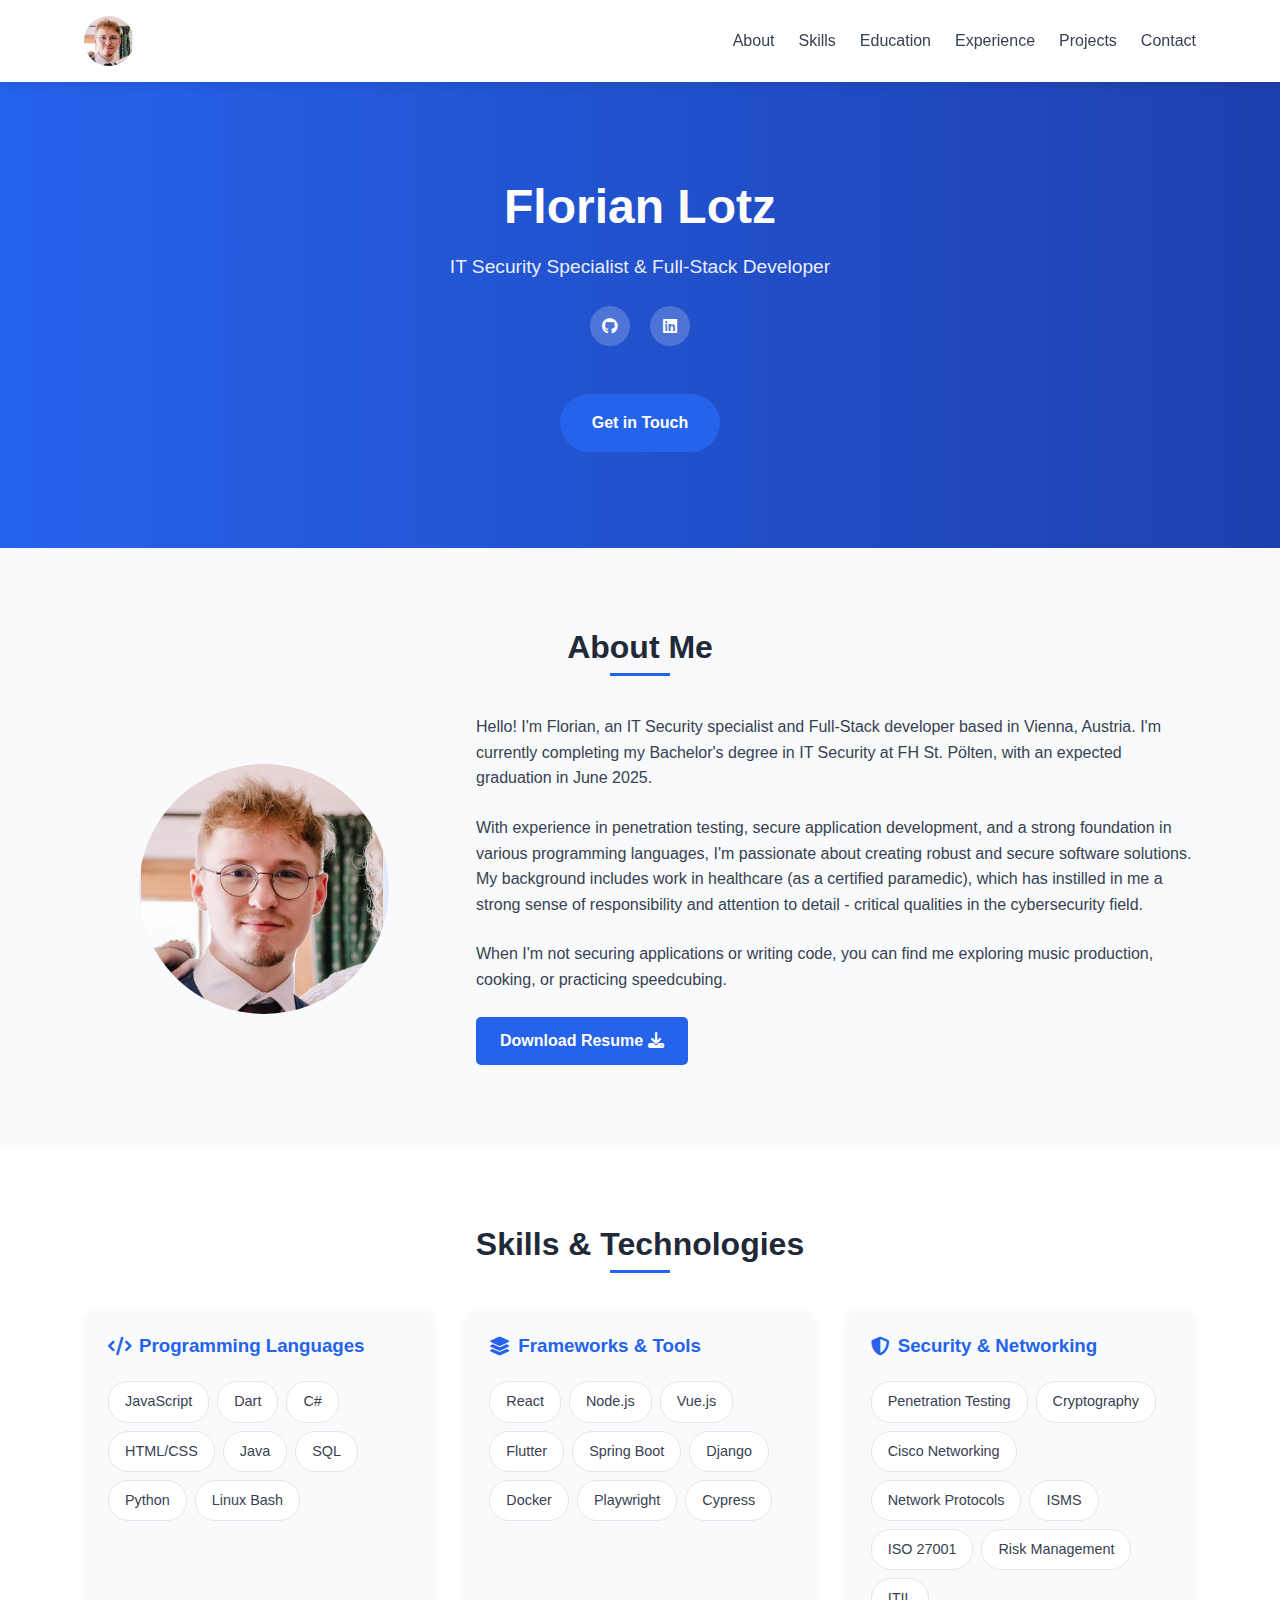
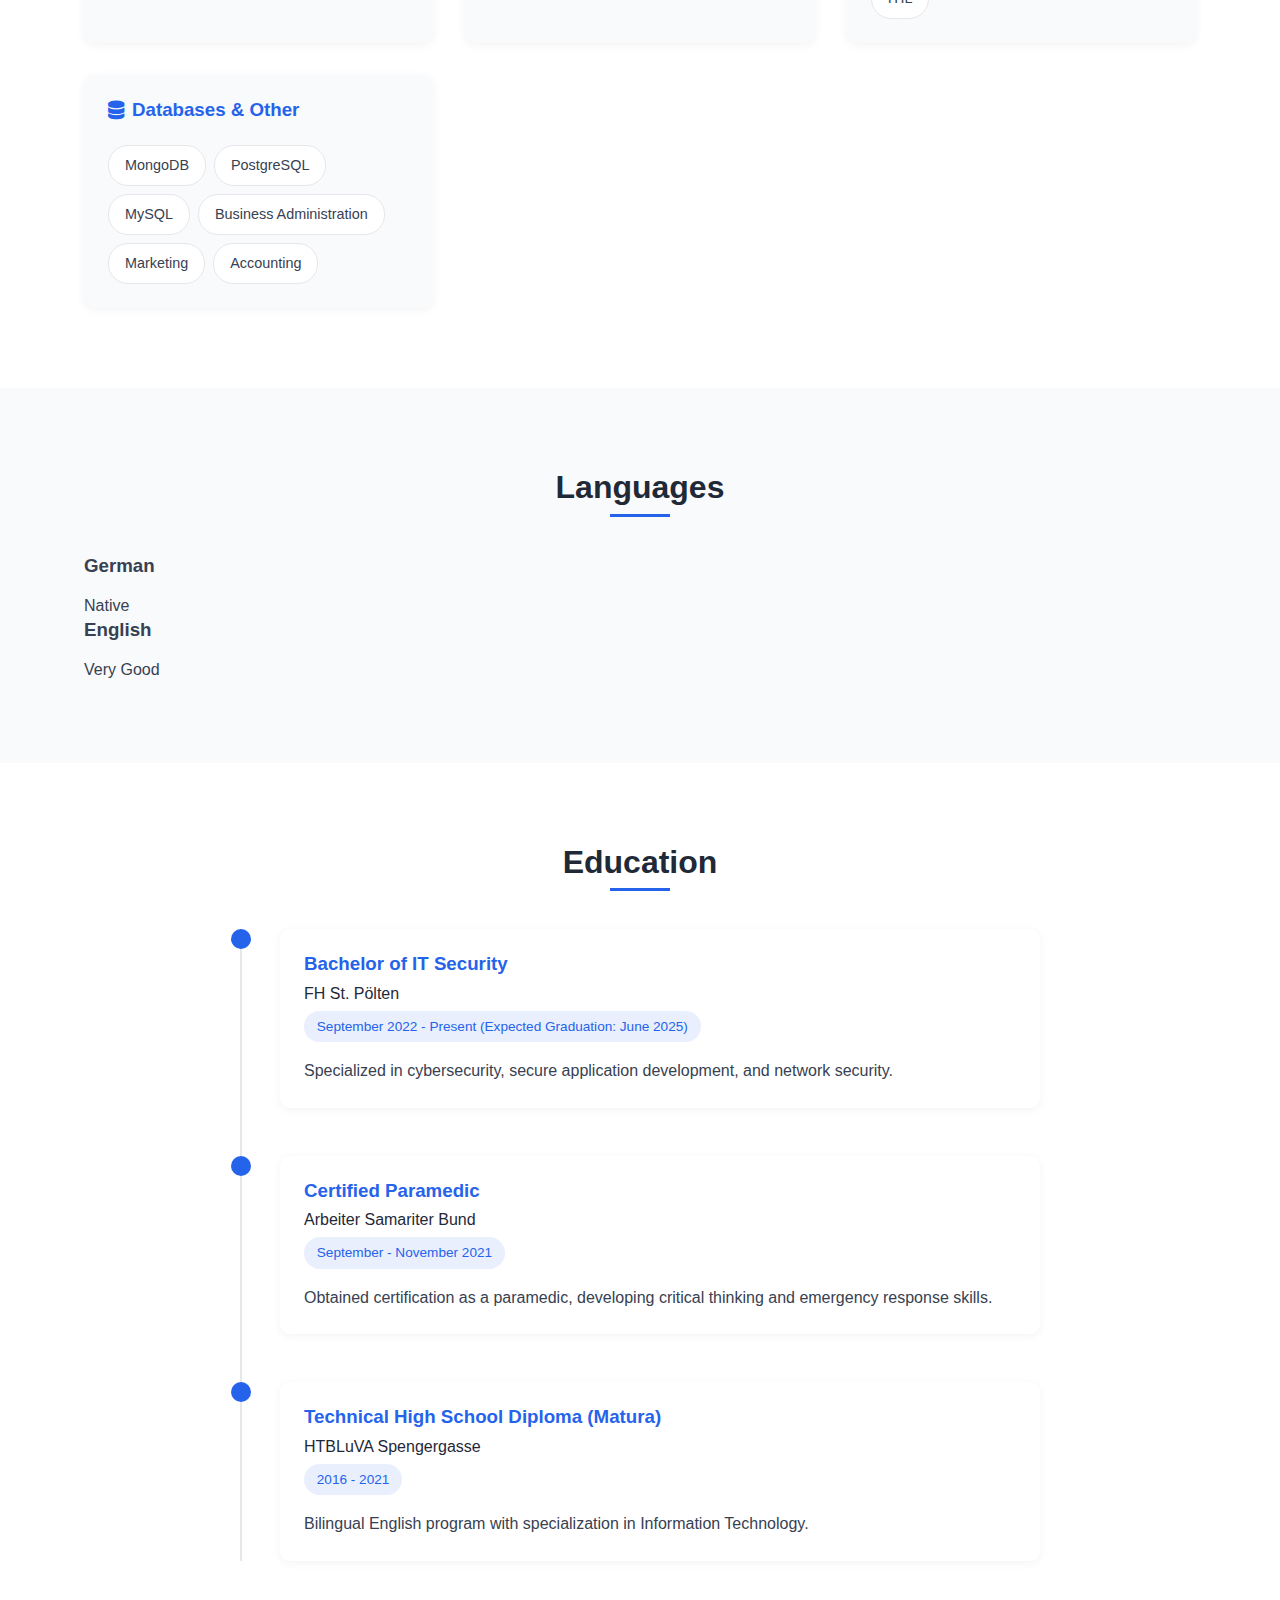
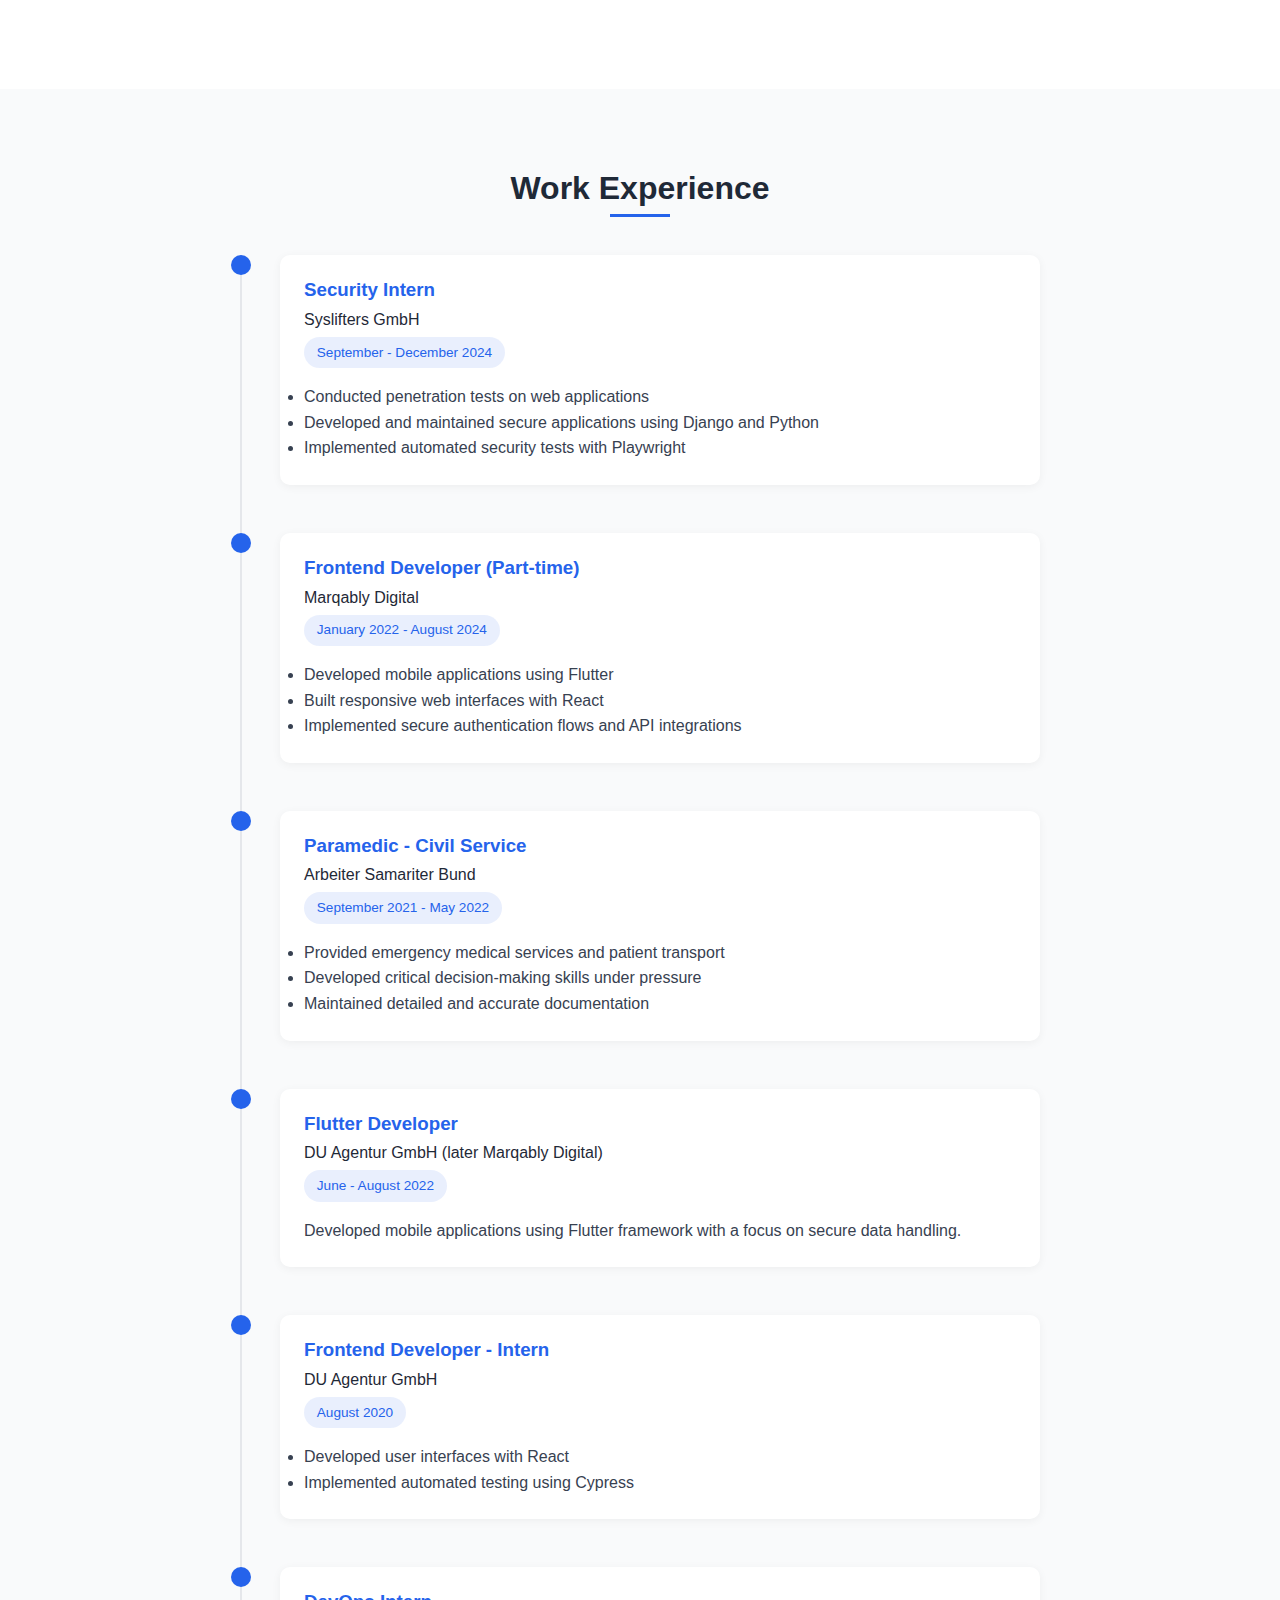
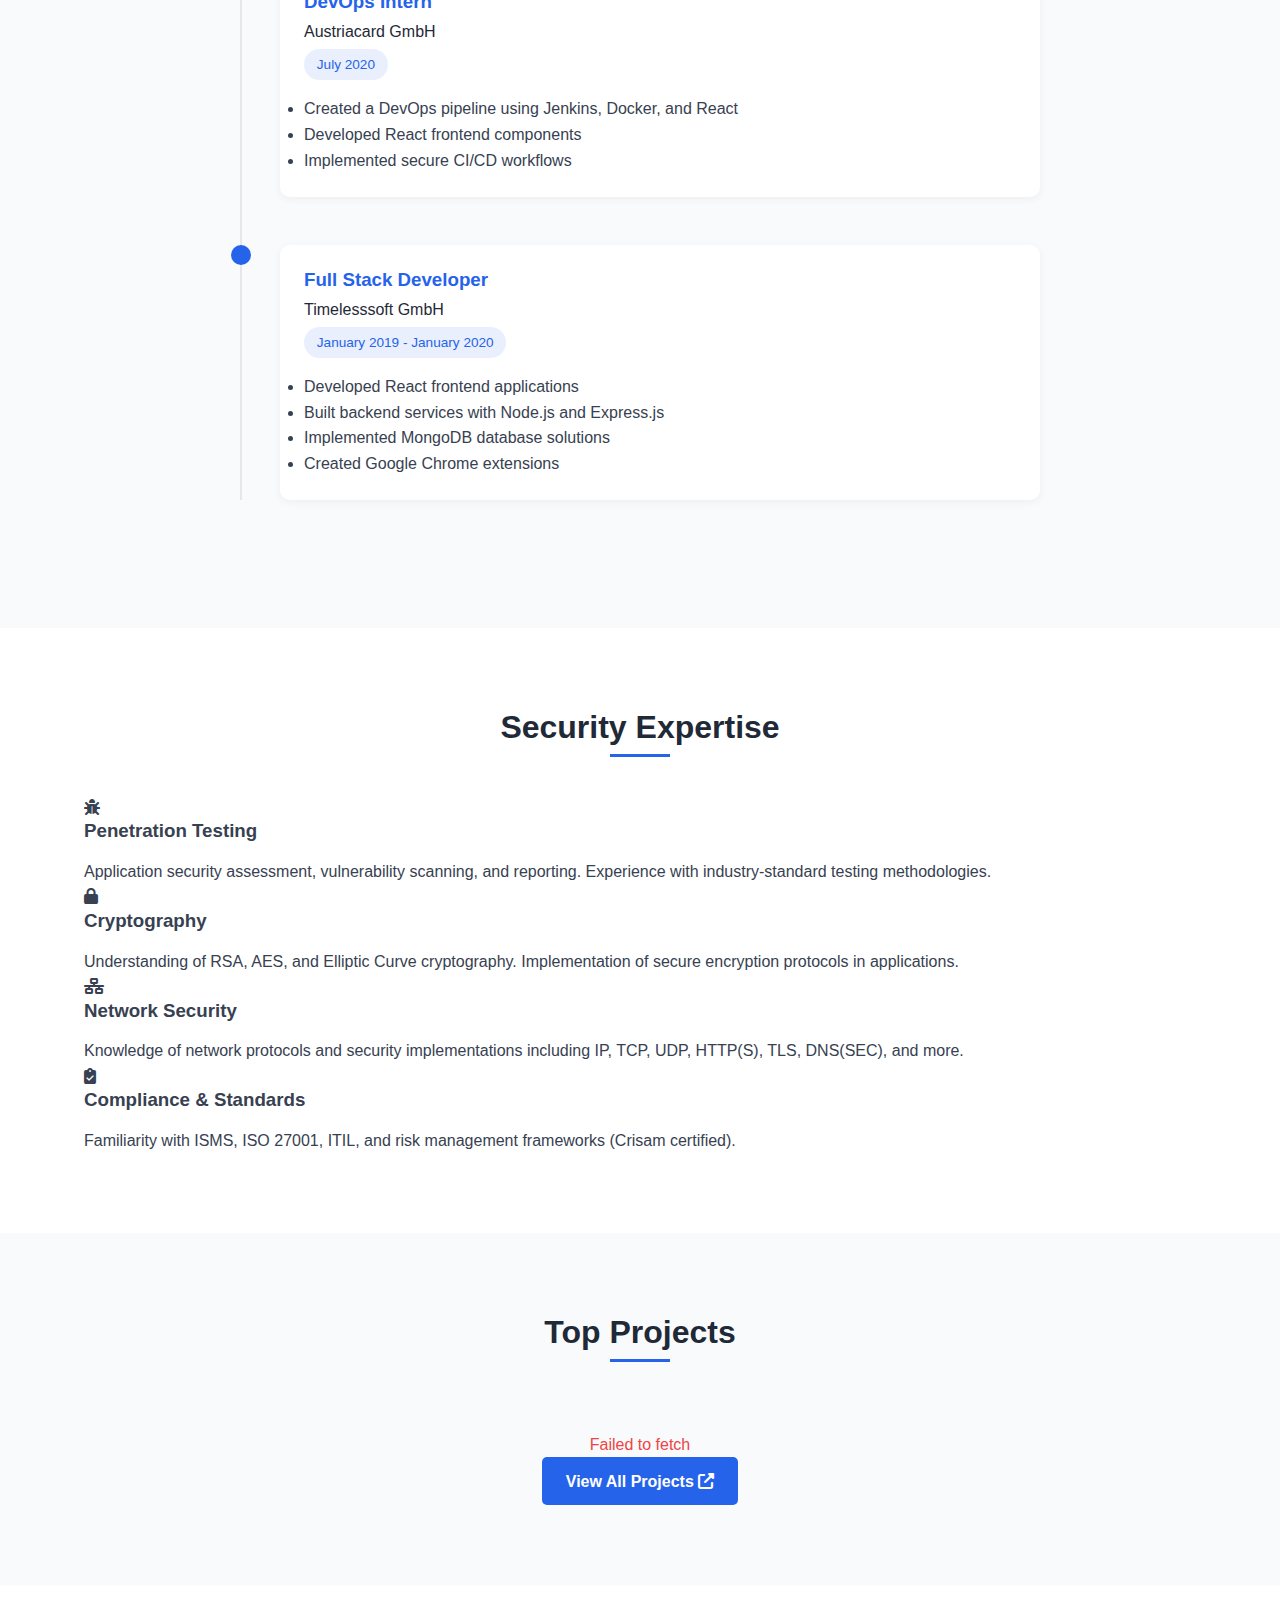
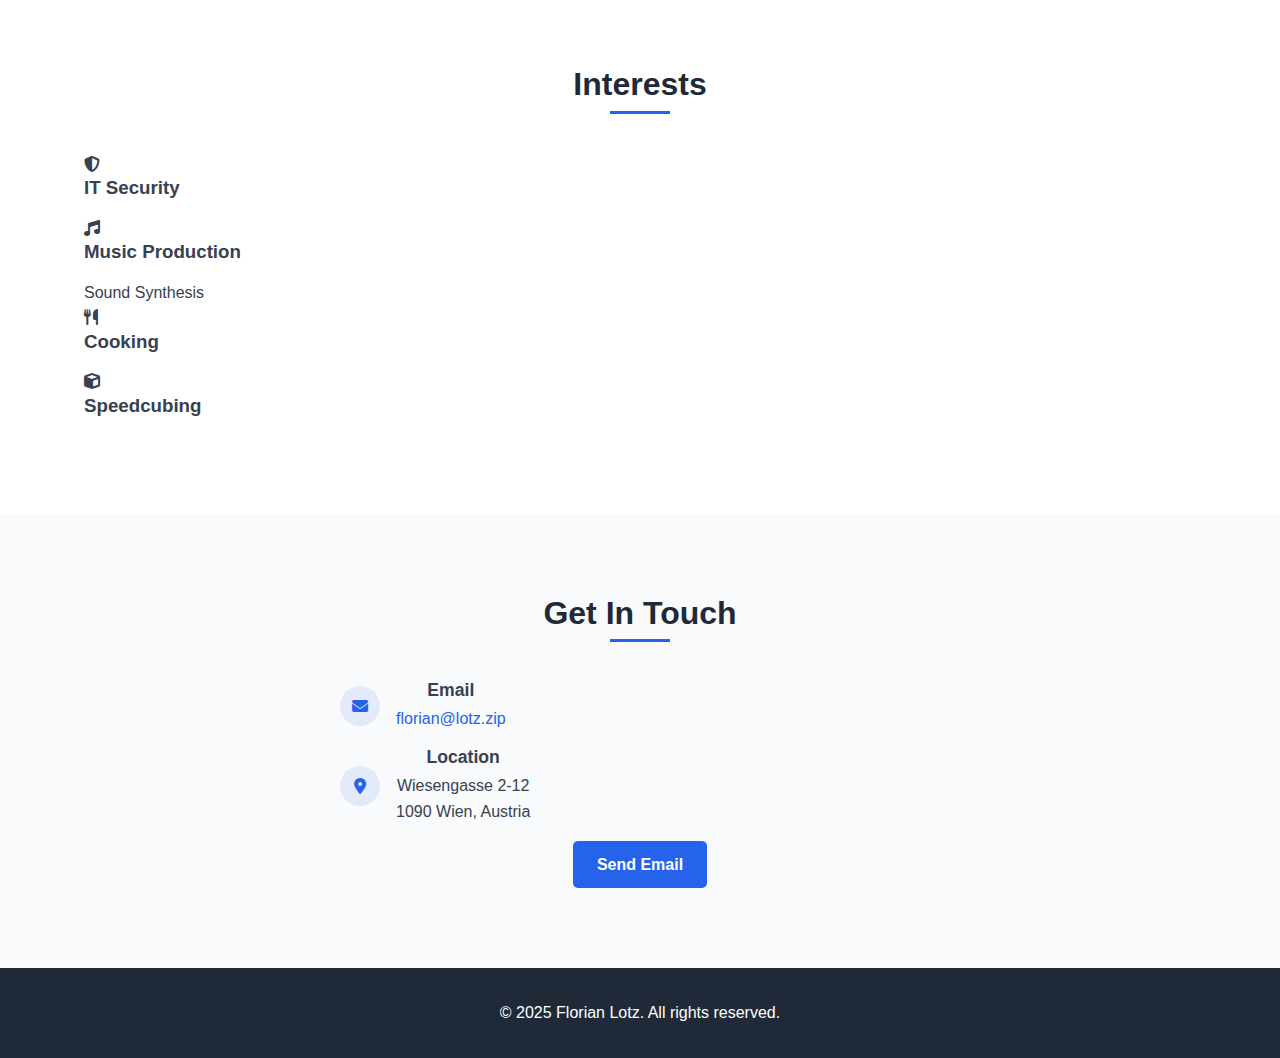
<file: docs/index.html>
<!DOCTYPE html>
<html lang="en">

<head>
    <meta charset="UTF-8">
    <meta name="viewport" content="width=device-width, initial-scale=1.0">
    <title>Florian Lotz | IT Security Specialist</title>
    <link rel="stylesheet" href="styles.css">
    <link rel="stylesheet" href="https://cdnjs.cloudflare.com/ajax/libs/font-awesome/6.6.0/css/all.min.css">
</head>

<body>
    <nav class="navbar">
        <div class="container">
            <div class="logo"></div>
            <ul class="nav-links">
                <li><a href="#about">About</a></li>
                <li><a href="#skills">Skills</a></li>
                <li><a href="#education">Education</a></li>
                <li><a href="#experience">Experience</a></li>
                <li><a href="#repos">Projects</a></li>
                <li><a href="#contact">Contact</a></li>
            </ul>
            <div class="hamburger">
                <i class="fas fa-bars"></i>
            </div>
        </div>
    </nav>

    <header id="hero">
        <div class="container">
            <div class="hero-content">
                <h1>Florian Lotz</h1>
                <p class="tagline">IT Security Specialist & Full-Stack Developer</p>
                <div class="social-links">
                    <a href="https://github.com/Lightgaming" target="_blank"><i class="fab fa-github"></i></a>
                    <a href="https://linkedin.com/in/florian-lotz-56b6b02a0" target="_blank"><i
                            class="fab fa-linkedin"></i></a>
                </div>
                <a href="#contact" class="cta-btn">Get in Touch</a>
            </div>
        </div>
    </header>

    <main>
        <section id="about" class="section">
            <div class="container">
                <h2 class="section-title">About Me</h2>
                <div class="about-content">
                    <div class="about-image">
                        <div class="placeholder-image"></div>
                    </div>
                    <div class="about-text">
                        <p>Hello! I'm Florian, an IT Security specialist and Full-Stack developer based in Vienna,
                            Austria. I'm currently completing my Bachelor's degree in IT Security at FH St. Pölten, with
                            an expected graduation in June 2025.</p>
                        <p>With experience in penetration testing, secure application development, and a strong
                            foundation in various programming languages, I'm passionate about creating robust and secure
                            software solutions. My background includes work in healthcare (as a certified paramedic),
                            which has instilled in me a strong sense of responsibility and attention to detail -
                            critical qualities in the cybersecurity field.</p>
                        <p>When I'm not securing applications or writing code, you can find me exploring music
                            production, cooking, or practicing speedcubing.</p>
                        <a href="Lebenslauf_Florian_Lotz.pdf" class="btn">Download Resume <i
                                class="fas fa-download"></i></a>
                    </div>
                </div>
            </div>
        </section>

        <section id="skills" class="section section-alt">
            <div class="container">
                <h2 class="section-title">Skills & Technologies</h2>
                <div class="skills-container">
                    <div class="skill-category">
                        <h3><i class="fas fa-code"></i> Programming Languages</h3>
                        <div class="skill-items">
                            <span class="skill-item">JavaScript</span>
                            <span class="skill-item">Dart</span>
                            <span class="skill-item">C#</span>
                            <span class="skill-item">HTML/CSS</span>
                            <span class="skill-item">Java</span>
                            <span class="skill-item">SQL</span>
                            <span class="skill-item">Python</span>
                            <span class="skill-item">Linux Bash</span>
                        </div>
                    </div>
                    <div class="skill-category">
                        <h3><i class="fas fa-layer-group"></i> Frameworks & Tools</h3>
                        <div class="skill-items">
                            <span class="skill-item">React</span>
                            <span class="skill-item">Node.js</span>
                            <span class="skill-item">Vue.js</span>
                            <span class="skill-item">Flutter</span>
                            <span class="skill-item">Spring Boot</span>
                            <span class="skill-item">Django</span>
                            <span class="skill-item">Docker</span>
                            <span class="skill-item">Playwright</span>
                            <span class="skill-item">Cypress</span>
                        </div>
                    </div>
                    <div class="skill-category">
                        <h3><i class="fas fa-shield-alt"></i> Security & Networking</h3>
                        <div class="skill-items">
                            <span class="skill-item">Penetration Testing</span>
                            <span class="skill-item">Cryptography</span>
                            <span class="skill-item">Cisco Networking</span>
                            <span class="skill-item">Network Protocols</span>
                            <span class="skill-item">ISMS</span>
                            <span class="skill-item">ISO 27001</span>
                            <span class="skill-item">Risk Management</span>
                            <span class="skill-item">ITIL</span>
                        </div>
                    </div>
                    <div class="skill-category">
                        <h3><i class="fas fa-database"></i> Databases & Other</h3>
                        <div class="skill-items">
                            <span class="skill-item">MongoDB</span>
                            <span class="skill-item">PostgreSQL</span>
                            <span class="skill-item">MySQL</span>
                            <span class="skill-item">Business Administration</span>
                            <span class="skill-item">Marketing</span>
                            <span class="skill-item">Accounting</span>
                        </div>
                    </div>
                </div>
            </div>
        </section>

        <section id="language" class="section">
            <div class="container">
                <h2 class="section-title">Languages</h2>
                <div class="language-container">
                    <div class="language-item">
                        <h3>German</h3>
                        <div class="language-level">
                            <div class="level-bar level-native"></div>
                            <span>Native</span>
                        </div>
                    </div>
                    <div class="language-item">
                        <h3>English</h3>
                        <div class="language-level">
                            <div class="level-bar level-fluent"></div>
                            <span>Very Good</span>
                        </div>
                    </div>
                </div>
            </div>
        </section>

        <section id="education" class="section section-alt">
            <div class="container">
                <h2 class="section-title">Education</h2>
                <div class="timeline">
                    <div class="timeline-item">
                        <div class="timeline-dot"></div>
                        <div class="timeline-content">
                            <h3>Bachelor of IT Security</h3>
                            <h4>FH St. Pölten</h4>
                            <span class="timeline-date">September 2022 - Present (Expected Graduation: June 2025)</span>
                            <p>Specialized in cybersecurity, secure application development, and network security.</p>
                        </div>
                    </div>
                    <div class="timeline-item">
                        <div class="timeline-dot"></div>
                        <div class="timeline-content">
                            <h3>Certified Paramedic</h3>
                            <h4>Arbeiter Samariter Bund</h4>
                            <span class="timeline-date">September - November 2021</span>
                            <p>Obtained certification as a paramedic, developing critical thinking and emergency
                                response skills.</p>
                        </div>
                    </div>
                    <div class="timeline-item">
                        <div class="timeline-dot"></div>
                        <div class="timeline-content">
                            <h3>Technical High School Diploma (Matura)</h3>
                            <h4>HTBLuVA Spengergasse</h4>
                            <span class="timeline-date">2016 - 2021</span>
                            <p>Bilingual English program with specialization in Information Technology.</p>
                        </div>
                    </div>
                </div>
            </div>
        </section>

        <section id="experience" class="section">
            <div class="container">
                <h2 class="section-title">Work Experience</h2>
                <div class="timeline">
                    <div class="timeline-item">
                        <div class="timeline-dot"></div>
                        <div class="timeline-content">
                            <h3>Security Intern</h3>
                            <h4>Syslifters GmbH</h4>
                            <span class="timeline-date">September - December 2024</span>
                            <ul class="experience-list">
                                <li>Conducted penetration tests on web applications</li>
                                <li>Developed and maintained secure applications using Django and Python</li>
                                <li>Implemented automated security tests with Playwright</li>
                            </ul>
                        </div>
                    </div>
                    <div class="timeline-item">
                        <div class="timeline-dot"></div>
                        <div class="timeline-content">
                            <h3>Frontend Developer (Part-time)</h3>
                            <h4>Marqably Digital</h4>
                            <span class="timeline-date">January 2022 - August 2024</span>
                            <ul class="experience-list">
                                <li>Developed mobile applications using Flutter</li>
                                <li>Built responsive web interfaces with React</li>
                                <li>Implemented secure authentication flows and API integrations</li>
                            </ul>
                        </div>
                    </div>
                    <div class="timeline-item">
                        <div class="timeline-dot"></div>
                        <div class="timeline-content">
                            <h3>Paramedic - Civil Service</h3>
                            <h4>Arbeiter Samariter Bund</h4>
                            <span class="timeline-date">September 2021 - May 2022</span>
                            <ul class="experience-list">
                                <li>Provided emergency medical services and patient transport</li>
                                <li>Developed critical decision-making skills under pressure</li>
                                <li>Maintained detailed and accurate documentation</li>
                            </ul>
                        </div>
                    </div>
                    <div class="timeline-item">
                        <div class="timeline-dot"></div>
                        <div class="timeline-content">
                            <h3>Flutter Developer</h3>
                            <h4>DU Agentur GmbH (later Marqably Digital)</h4>
                            <span class="timeline-date">June - August 2022</span>
                            <p>Developed mobile applications using Flutter framework with a focus on secure data
                                handling.</p>
                        </div>
                    </div>
                    <div class="timeline-item">
                        <div class="timeline-dot"></div>
                        <div class="timeline-content">
                            <h3>Frontend Developer - Intern</h3>
                            <h4>DU Agentur GmbH</h4>
                            <span class="timeline-date">August 2020</span>
                            <ul class="experience-list">
                                <li>Developed user interfaces with React</li>
                                <li>Implemented automated testing using Cypress</li>
                            </ul>
                        </div>
                    </div>
                    <div class="timeline-item">
                        <div class="timeline-dot"></div>
                        <div class="timeline-content">
                            <h3>DevOps Intern</h3>
                            <h4>Austriacard GmbH</h4>
                            <span class="timeline-date">July 2020</span>
                            <ul class="experience-list">
                                <li>Created a DevOps pipeline using Jenkins, Docker, and React</li>
                                <li>Developed React frontend components</li>
                                <li>Implemented secure CI/CD workflows</li>
                            </ul>
                        </div>
                    </div>
                    <div class="timeline-item">
                        <div class="timeline-dot"></div>
                        <div class="timeline-content">
                            <h3>Full Stack Developer</h3>
                            <h4>Timelesssoft GmbH</h4>
                            <span class="timeline-date">January 2019 - January 2020</span>
                            <ul class="experience-list">
                                <li>Developed React frontend applications</li>
                                <li>Built backend services with Node.js and Express.js</li>
                                <li>Implemented MongoDB database solutions</li>
                                <li>Created Google Chrome extensions</li>
                            </ul>
                        </div>
                    </div>
                </div>
            </div>
        </section>

        <section id="security-focus" class="section section-alt">
            <div class="container">
                <h2 class="section-title">Security Expertise</h2>
                <div class="security-grid">
                    <div class="security-card">
                        <i class="fas fa-bug"></i>
                        <h3>Penetration Testing</h3>
                        <p>Application security assessment, vulnerability scanning, and reporting. Experience with
                            industry-standard testing methodologies.</p>
                    </div>
                    <div class="security-card">
                        <i class="fas fa-lock"></i>
                        <h3>Cryptography</h3>
                        <p>Understanding of RSA, AES, and Elliptic Curve cryptography. Implementation of secure
                            encryption protocols in applications.</p>
                    </div>
                    <div class="security-card">
                        <i class="fas fa-network-wired"></i>
                        <h3>Network Security</h3>
                        <p>Knowledge of network protocols and security implementations including IP, TCP, UDP, HTTP(S),
                            TLS, DNS(SEC), and more.</p>
                    </div>
                    <div class="security-card">
                        <i class="fas fa-clipboard-check"></i>
                        <h3>Compliance & Standards</h3>
                        <p>Familiarity with ISMS, ISO 27001, ITIL, and risk management frameworks (Crisam certified).
                        </p>
                    </div>
                </div>
            </div>
        </section>

        <section id="repos" class="section">
            <div class="container">
                <h2 class="section-title">Top Projects</h2>
                <ul id="repo-list"></ul>
                <div id="error-message" class="error-message"></div>
                <div class="text-center">
                    <a href="https://github.com/Lightgaming" target="_blank" class="btn">View All Projects <i
                            class="fas fa-external-link-alt"></i></a>
                </div>
            </div>
        </section>

        <section id="interests" class="section section-alt">
            <div class="container">
                <h2 class="section-title">Interests</h2>
                <div class="interests-container">
                    <div class="interest-item">
                        <i class="fas fa-shield-alt"></i>
                        <h3>IT Security</h3>
                    </div>
                    <div class="interest-item">
                        <i class="fas fa-music"></i>
                        <h3>Music Production</h3>
                        <p>Sound Synthesis</p>
                    </div>
                    <div class="interest-item">
                        <i class="fas fa-utensils"></i>
                        <h3>Cooking</h3>
                    </div>
                    <div class="interest-item">
                        <i class="fas fa-cube"></i>
                        <h3>Speedcubing</h3>
                    </div>
                </div>
            </div>
        </section>

        <section id="contact" class="section">
            <div class="container">
                <h2 class="section-title">Get In Touch</h2>
                <div class="contact-content" style="display: flex; justify-content: center; align-items: center;">
                    <div class="contact-info" style="text-align: center; width: 80%; max-width: 600px;">
                        <div class="contact-item"
                            style="display: flex; align-items: center; margin-bottom: 1rem; gap: 1rem;">
                            <i class="fas fa-envelope"></i>
                            <div>
                                <h3>Email</h3>
                                <p><a href="mailto:florian@lotz.zip">florian@lotz.zip</a></p>
                            </div>
                        </div>
                        <div class="contact-item"
                            style="display: flex; align-items: center; margin-bottom: 1rem; gap: 1rem;">
                            <i class="fas fa-map-marker-alt"></i>
                            <div>
                                <h3>Location</h3>
                                <p>Wiesengasse 2-12 <br> 1090 Wien, Austria</p>
                            </div>
                        </div>

                        <a href="mailto:florian@lotz.zip?subject=Website Contact&body=Hi Florian,%0D%0A%0D%0A"
                            class="btn">Send Email</a>
                    </div>
                </div>
            </div>
        </section>
    </main>

    <footer>
        <div class="container">
            <p>© 2025 Florian Lotz. All rights reserved.</p>
        </div>
    </footer>

    <script src="script.js"></script>
    <script>
        // Mobile navigation toggle
        document.addEventListener('DOMContentLoaded', () => {
            const hamburger = document.querySelector('.hamburger');
            const navLinks = document.querySelector('.nav-links');

            hamburger.addEventListener('click', () => {
                navLinks.classList.toggle('active');
            });

            // Close mobile menu when clicking on links
            document.querySelectorAll('.nav-links a').forEach(link => {
                link.addEventListener('click', () => {
                    navLinks.classList.remove('active');
                });
            });
        });
    </script>
</body>

</html>
</file>
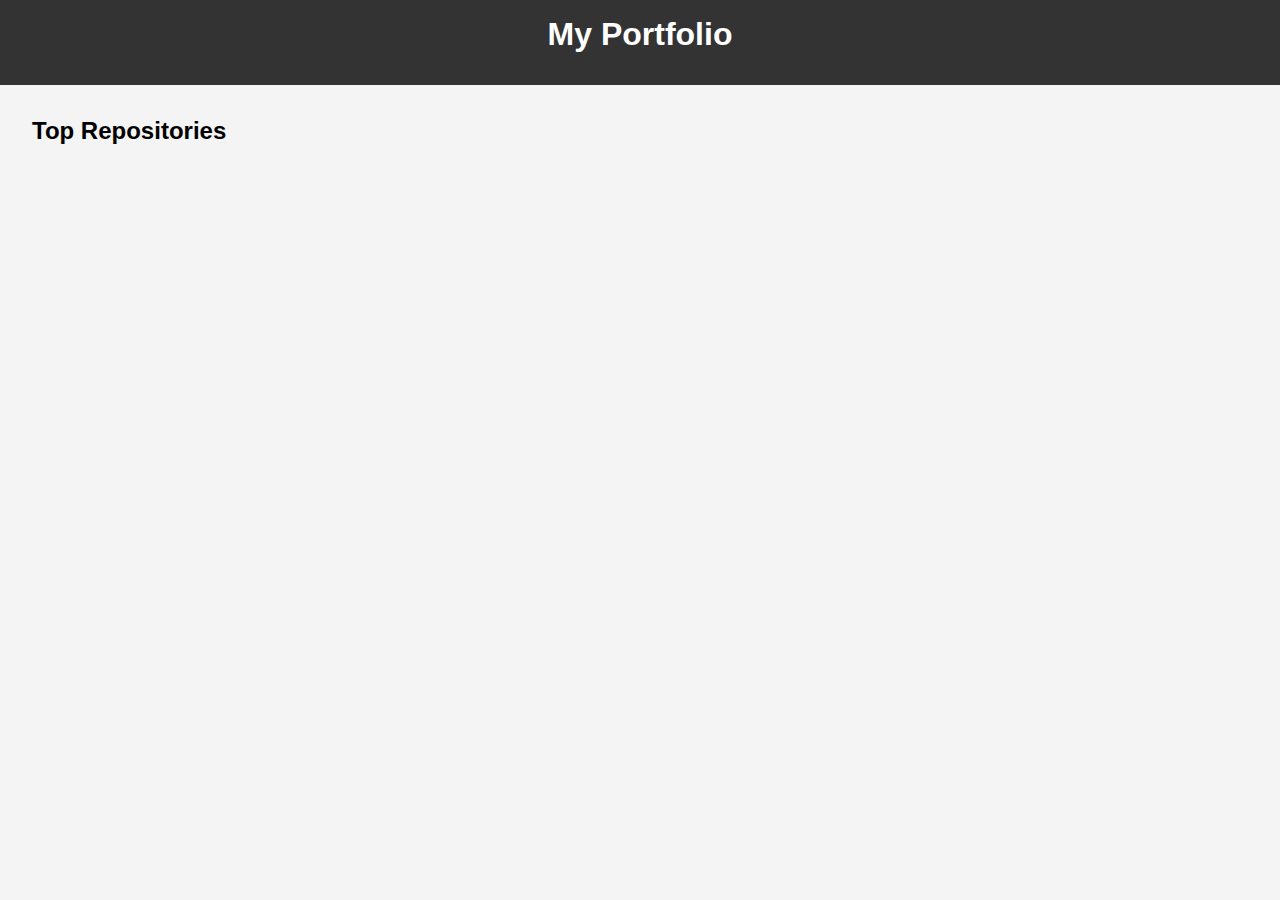
<file: src/index.html>
<!DOCTYPE html>
<html lang="en">
<head>
    <meta charset="UTF-8">
    <meta name="viewport" content="width=device-width, initial-scale=1.0">
    <title>Portfolio</title>
    <link rel="stylesheet" href="styles.css">
    <link rel="stylesheet" href="https://cdnjs.cloudflare.com/ajax/libs/font-awesome/6.6.0/css/all.min.css">
</head>
<body>
    <header>
        <h1>My Portfolio</h1>
    </header>
    <main>
        <section id="repos">
            <h2>Top Repositories</h2>
            <ul id="repo-list"></ul>
            <div id="error-message" class="error-message"></div>
        </section>
    </main>
    <script src="script.js"></script>
</body>
</html>
</file>
<file: docs/styles.css>
/* Base Styles */
:root {
    --primary-color: #2563eb;
    --secondary-color: #1e40af;
    --dark-color: #1f2937;
    --light-color: #f9fafb;
    --text-color: #374151;
    --border-color: #e5e7eb;
    --transition: all 0.3s ease;
}

* {
    box-sizing: border-box;
    margin: 0;
    padding: 0;
}

body {
    font-family: 'Segoe UI', Tahoma, Geneva, Verdana, sans-serif;
    margin: 0;
    padding: 0;
    background-color: var(--light-color);
    color: var(--text-color);
    line-height: 1.6;
}

.container {
    width: 90%;
    max-width: 1200px;
    margin: 0 auto;
    padding: 0 20px;
}

/* Typography */
h1,
h2,
h3,
h4,
h5,
h6 {
    font-weight: 700;
    line-height: 1.2;
    margin-bottom: 1rem;
}

a {
    color: var(--primary-color);
    text-decoration: none;
    transition: var(--transition);
}

a:hover {
    color: var(--secondary-color);
}

.text-center {
    text-align: center;
}

/* Buttons */
.btn {
    display: inline-block;
    background-color: var(--primary-color);
    color: white;
    padding: 0.7rem 1.5rem;
    border: none;
    border-radius: 5px;
    cursor: pointer;
    transition: var(--transition);
    text-decoration: none;
    font-weight: 600;
    text-align: center;
}

.btn:hover {
    background-color: var(--secondary-color);
    color: white;
    transform: translateY(-3px);
}

.btn-block {
    display: block;
    width: 100%;
}

.cta-btn {
    display: inline-block;
    background-color: var(--primary-color);
    color: white;
    padding: 1rem 2rem;
    border-radius: 50px;
    font-weight: 600;
    margin-top: 1.5rem;
    transition: var(--transition);
    text-decoration: none;
}

.cta-btn:hover {
    background-color: var(--secondary-color);
    transform: translateY(-3px);
    color: white;
}

/* Navbar */
.navbar {
    background-color: white;
    box-shadow: 0 2px 10px rgba(0, 0, 0, 0.1);
    position: sticky;
    top: 0;
    z-index: 100;
    padding: 1rem 0;
}

.navbar .container {
    display: flex;
    justify-content: space-between;
    align-items: center;
}

.logo {
    background-image: url('logo.png');
    background-repeat: no-repeat;
    background-size: contain;
    /* Move background image a little bit to right */
    font-size: 1.8rem;
    font-weight: 700;
    color: var(--primary-color);
    background-color: rgba(37, 99, 235, 0.1);
    width: 50px;
    height: 50px;
    display: flex;
    align-items: center;
    justify-content: center;
    border-radius: 50%;
}

.nav-links {
    display: flex;
    list-style: none;
}

.nav-links li {
    margin-left: 1.5rem;
}

.nav-links a {
    color: var(--text-color);
    font-weight: 500;
    transition: var(--transition);
}

.nav-links a:hover {
    color: var(--primary-color);
}

.hamburger {
    display: none;
    cursor: pointer;
    font-size: 1.5rem;
}

/* Hero Section */
#hero {
    background: linear-gradient(to right, var(--primary-color), var(--secondary-color));
    color: white;
    padding: 6rem 0;
    text-align: center;
}

.hero-content h1 {
    font-size: 3rem;
    margin-bottom: 1rem;
}

.tagline {
    font-size: 1.2rem;
    margin-bottom: 1.5rem;
    opacity: 0.9;
}

.social-links {
    margin: 1.5rem 0;
}

.social-links a {
    display: inline-flex;
    align-items: center;
    justify-content: center;
    color: white;
    background-color: rgba(255, 255, 255, 0.2);
    width: 40px;
    height: 40px;
    border-radius: 50%;
    margin: 0 0.5rem;
    transition: var(--transition);
}

.social-links a:hover {
    background-color: white;
    color: var(--primary-color);
    transform: translateY(-3px);
}

/* Sections */
.section {
    padding: 5rem 0;
}

.section-alt {
    background-color: white;
}

.section-title {
    text-align: center;
    position: relative;
    margin-bottom: 3rem;
    color: var(--dark-color);
    font-size: 2rem;
}

.section-title::after {
    content: '';
    position: absolute;
    width: 60px;
    height: 3px;
    background-color: var(--primary-color);
    bottom: -10px;
    left: 50%;
    transform: translateX(-50%);
}

/* About Section */
.about-content {
    display: flex;
    align-items: center;
    gap: 2rem;
}

.about-image {
    flex: 1;
    display: flex;
    justify-content: center;
}

.placeholder-image {
    width: 250px;
    height: 250px;
    background-color: rgba(37, 99, 235, 0.1);
    border-radius: 50%;
    display: flex;
    align-items: center;
    justify-content: center;
    font-size: 4rem;
    font-weight: 700;
    color: var(--primary-color);
    background-image: url('logo.png');
    background-position-x: 2px;
    background-size: contain;
    background-repeat: no-repeat;

}

.about-text {
    flex: 2;
}

.about-text p {
    margin-bottom: 1.5rem;
}

/* Skills Section */
.skills-container {
    display: grid;
    grid-template-columns: repeat(auto-fit, minmax(300px, 1fr));
    gap: 2rem;
}

.skill-category {
    background-color: #f8fafc;
    border-radius: 10px;
    padding: 1.5rem;
    box-shadow: 0 2px 10px rgba(0, 0, 0, 0.05);
    transition: var(--transition);
}

.skill-category:hover {
    transform: translateY(-5px);
}

.skill-category h3 {
    display: flex;
    align-items: center;
    gap: 0.5rem;
    margin-bottom: 1.5rem;
    color: var(--primary-color);
}

.skill-items {
    display: flex;
    flex-wrap: wrap;
    gap: 0.5rem;
}

.skill-item {
    background-color: white;
    padding: 0.5rem 1rem;
    border-radius: 20px;
    font-size: 0.9rem;
    border: 1px solid var(--border-color);
    transition: var(--transition);
}

.skill-item:hover {
    background-color: var(--primary-color);
    color: white;
    border-color: var(--primary-color);
}

/* Timeline for Education and Experience */
.timeline {
    position: relative;
    max-width: 800px;
    margin: 0 auto;
}

.timeline::after {
    content: '';
    position: absolute;
    width: 2px;
    background-color: var(--border-color);
    top: 0;
    bottom: 0;
    left: 0;
}

.timeline-item {
    position: relative;
    margin-bottom: 3rem;
    padding-left: 2.5rem;
}

.timeline-dot {
    position: absolute;
    width: 20px;
    height: 20px;
    background-color: var(--primary-color);
    border-radius: 50%;
    left: -9px;
    top: 0;
    z-index: 1;
}

.timeline-content {
    background-color: white;
    padding: 1.5rem;
    border-radius: 10px;
    box-shadow: 0 2px 10px rgba(0, 0, 0, 0.05);
}

.timeline-content h3 {
    margin-bottom: 0.5rem;
    color: var(--primary-color);
}

.timeline-content h4 {
    margin-bottom: 0.5rem;
    font-weight: 500;
    color: var(--dark-color);
}

.timeline-date {
    display: inline-block;
    background-color: rgba(37, 99, 235, 0.1);
    color: var(--primary-color);
    padding: 0.3rem 0.8rem;
    border-radius: 20px;
    font-size: 0.85rem;
    margin-bottom: 1rem;
}

/* Projects/Repos Section */
#repo-list {
    list-style: none;
    padding: 0;
    display: grid;
    grid-template-columns: repeat(auto-fill, minmax(300px, 1fr));
    gap: 1.5rem;
    margin-bottom: 2rem;
}

#repo-list li {
    background-color: white;
    padding: 1.5rem;
    border-radius: 10px;
    box-shadow: 0 2px 10px rgba(0, 0, 0, 0.05);
    transition: var(--transition);
    border: none;
}

#repo-list li:hover {
    transform: translateY(-5px);
    box-shadow: 0 5px 15px rgba(0, 0, 0, 0.1);
}

#repo-list li a {
    text-decoration: none;
    color: inherit;
    display: block;
}

#repo-list li h3 {
    margin: 0 0 0.8rem;
    color: var(--primary-color);
}

#repo-list li p {
    margin: 0 0 1rem;
    color: var(--text-color);
    font-size: 0.95rem;
}

.badges {
    display: flex;
    flex-wrap: wrap;
    gap: 0.5rem;
}

.badge {
    display: flex;
    align-items: center;
    background-color: rgba(37, 99, 235, 0.1);
    border-radius: 20px;
    padding: 0.3rem 0.8rem;
    font-size: 0.85rem;
    color: var(--primary-color);
}

.badge i {
    margin-right: 0.4rem;
}

.error-message {
    color: #ef4444;
    margin-top: 1rem;
    text-align: center;
}

.contact-content {
    display: flex;
    justify-content: center;
    align-items: center;
}

.contact-info {
    text-align: center;
    width: 80%;
    max-width: 600px;
}

.contact-item {
    display: flex;
    align-items: center;
    /* Align items vertically */
    margin-bottom: 1rem;
    /* Reduced spacing */
    gap: 1rem;
}

.contact-item i {
    width: 40px;
    height: 40px;
    display: inline-flex;
    justify-content: center;
    align-items: center;
    background-color: rgba(37, 99, 235, 0.1);
    color: var(--primary-color);
    border-radius: 50%;
}

.contact-item h3 {
    margin-bottom: 0.3rem;
    font-size: 1.1rem;
}

.contact-form .form-group {
    margin-bottom: 1.5rem;
}

.contact-form label {
    display: block;
    margin-bottom: 0.5rem;
    font-weight: 500;
}

.contact-form input,
.contact-form textarea {
    width: 100%;
    padding: 0.8rem;
    border: 1px solid var(--border-color);
    border-radius: 5px;
    background-color: #f9fafb;
    transition: var(--transition);
}

.contact-form input:focus,
.contact-form textarea:focus {
    outline: none;
    border-color: var(--primary-color);
    box-shadow: 0 0 0 3px rgba(37, 99, 235, 0.1);
}

/* Footer */
footer {
    background-color: var(--dark-color);
    color: white;
    padding: 2rem 0;
    text-align: center;
}

/* Media Queries */
@media (max-width: 768px) {
    .hamburger {
        display: block;
    }

    .nav-links {
        position: fixed;
        top: 70px;
        left: -100%;
        background-color: white;
        width: 100%;
        height: calc(100vh - 70px);
        flex-direction: column;
        align-items: center;
        padding: 2rem 0;
        transition: var(--transition);
        box-shadow: 0 5px 10px rgba(0, 0, 0, 0.1);
    }

    .nav-links.active {
        left: 0;
    }

    .nav-links li {
        margin: 1rem 0;
    }

    .about-content {
        flex-direction: column;
        text-align: center;
    }

    .contact-content {
        grid-template-columns: 1fr;
    }

    .timeline::after {
        left: 20px;
    }

    .timeline-item {
        padding-left: 2.5rem;
    }

    .timeline-dot {
        left: 11px;
    }
}

@media (max-width: 600px) {
    #repo-list {
        grid-template-columns: 1fr;
    }

    #hero {
        padding: 4rem 0;
    }

    .hero-content h1 {
        font-size: 2.5rem;
    }
}
</file>
<file: src/styles.css>
body {
    font-family: Arial, sans-serif;
    margin: 0;
    padding: 0;
    background-color: #f4f4f4;
}

header {
    background-color: #333;
    color: #fff;
    padding: 1rem 0;
    text-align: center;
}

main {
    padding: 2rem;
}

h1, h2 {
    margin: 0 0 1rem;
}

ul {
    list-style: none;
    padding: 0;
    display: grid;
    grid-template-columns: 1fr;
    gap: 1rem;
}

li {
    background-color: #fff;
    margin: 0.5rem 0;
    padding: 1rem;
    border: 1px solid #ddd;
    border-radius: 5px;
    transition: transform 0.2s;
}

li:hover {
    transform: scale(1.05);
}

li a {
    text-decoration: none;
    color: inherit;
    display: block;
}

li h3 {
    margin: 0 0 0.5rem;
    font-size: 1.2rem;
}

li p {
    margin: 0 0 0.5rem;
    color: #555;
}

.badges {
    display: flex;
    flex-wrap: wrap;
    gap: 0.5rem;
}

.badge {
    display: flex;
    align-items: center;
    background-color: #eee;
    border-radius: 3px;
    padding: 0.2rem 0.5rem;
    font-size: 0.8rem;
}

.badge i {
    margin-right: 0.3rem;
}

@media (min-width: 600px) {
    ul {
        grid-template-columns: repeat(4, 1fr);
        overflow-x: auto;
    }
}

@media (min-width: 900px) {
    ul {
        grid-template-columns: repeat(6, 1fr);
    }
}
</file>
